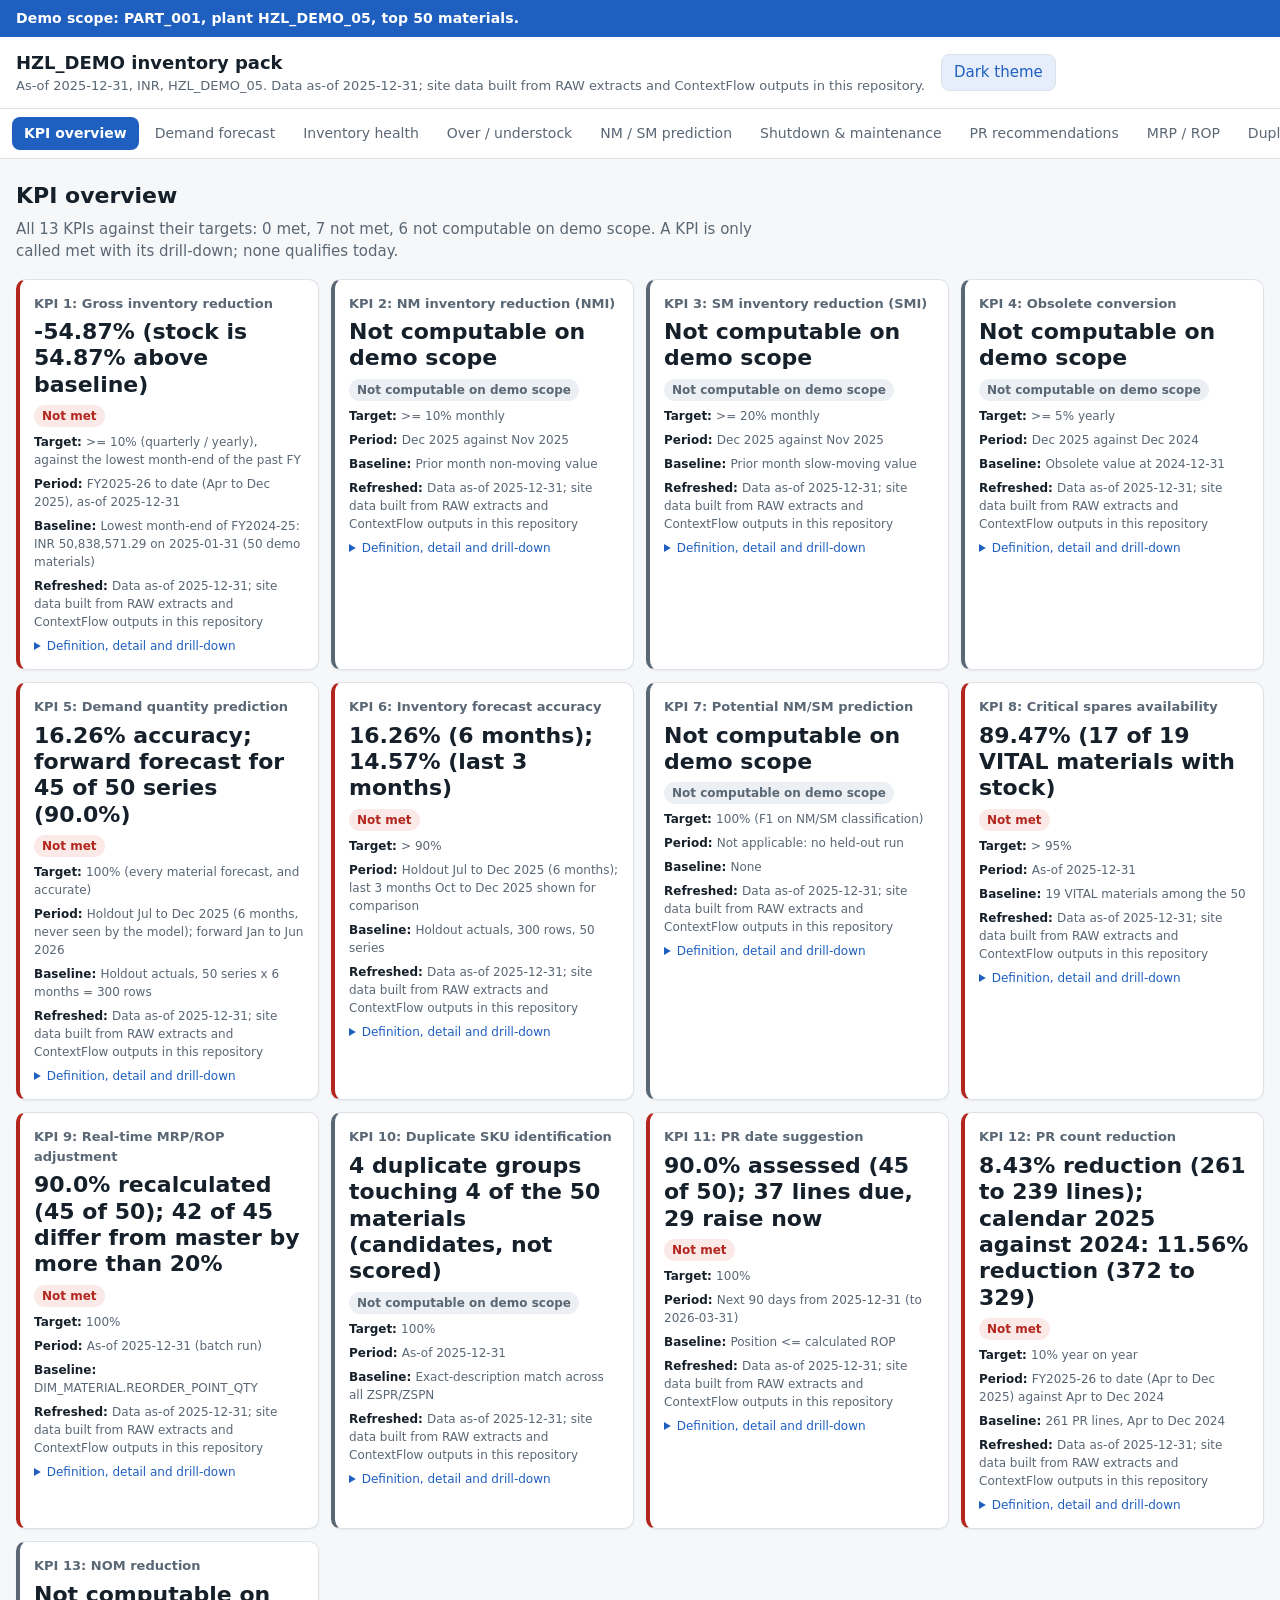
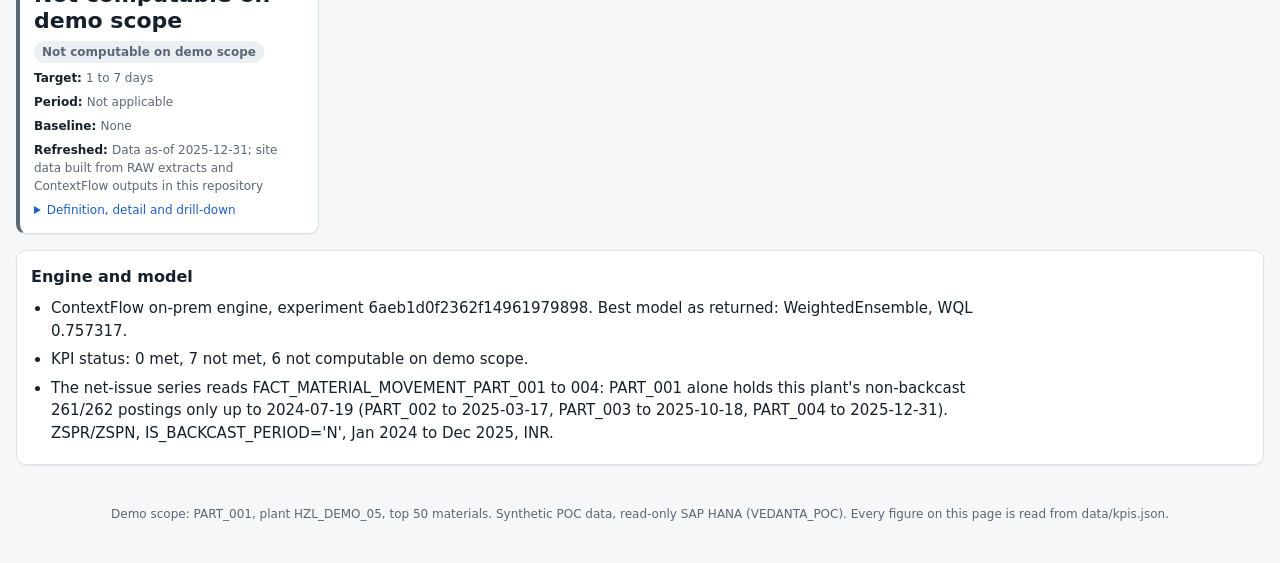
<file: dashboard/index.html>
<!doctype html>
<html lang="en" data-theme="light">
<head>
<meta charset="utf-8">
<meta name="viewport" content="width=device-width, initial-scale=1">
<meta name="color-scheme" content="light dark">
<title>KPI overview | HZL_DEMO inventory</title>
<link rel="icon" href="data:,">
<link rel="stylesheet" href="assets/style.css">
</head>
<body data-page="index">
<a class="skip" href="#app">Skip to content</a>
<div class="banner" id="banner" role="note">Demo scope: PART_001, plant HZL_DEMO_05, top 50 materials.</div>
<header class="top">
  <div><h1>HZL_DEMO inventory pack</h1><div class="sub" id="sub"></div></div>
  <button class="theme" id="theme" type="button" aria-label="Switch colour theme">Dark theme</button>
</header>
<nav class="menu" id="menu" aria-label="Sections"></nav>
<main id="app"><p class="intro">Loading...</p></main>
<footer id="foot"></footer>
<script src="assets/vendor/chart.umd.min.js"></script>
<script src="assets/app.js"></script>
</body>
</html>
</file>
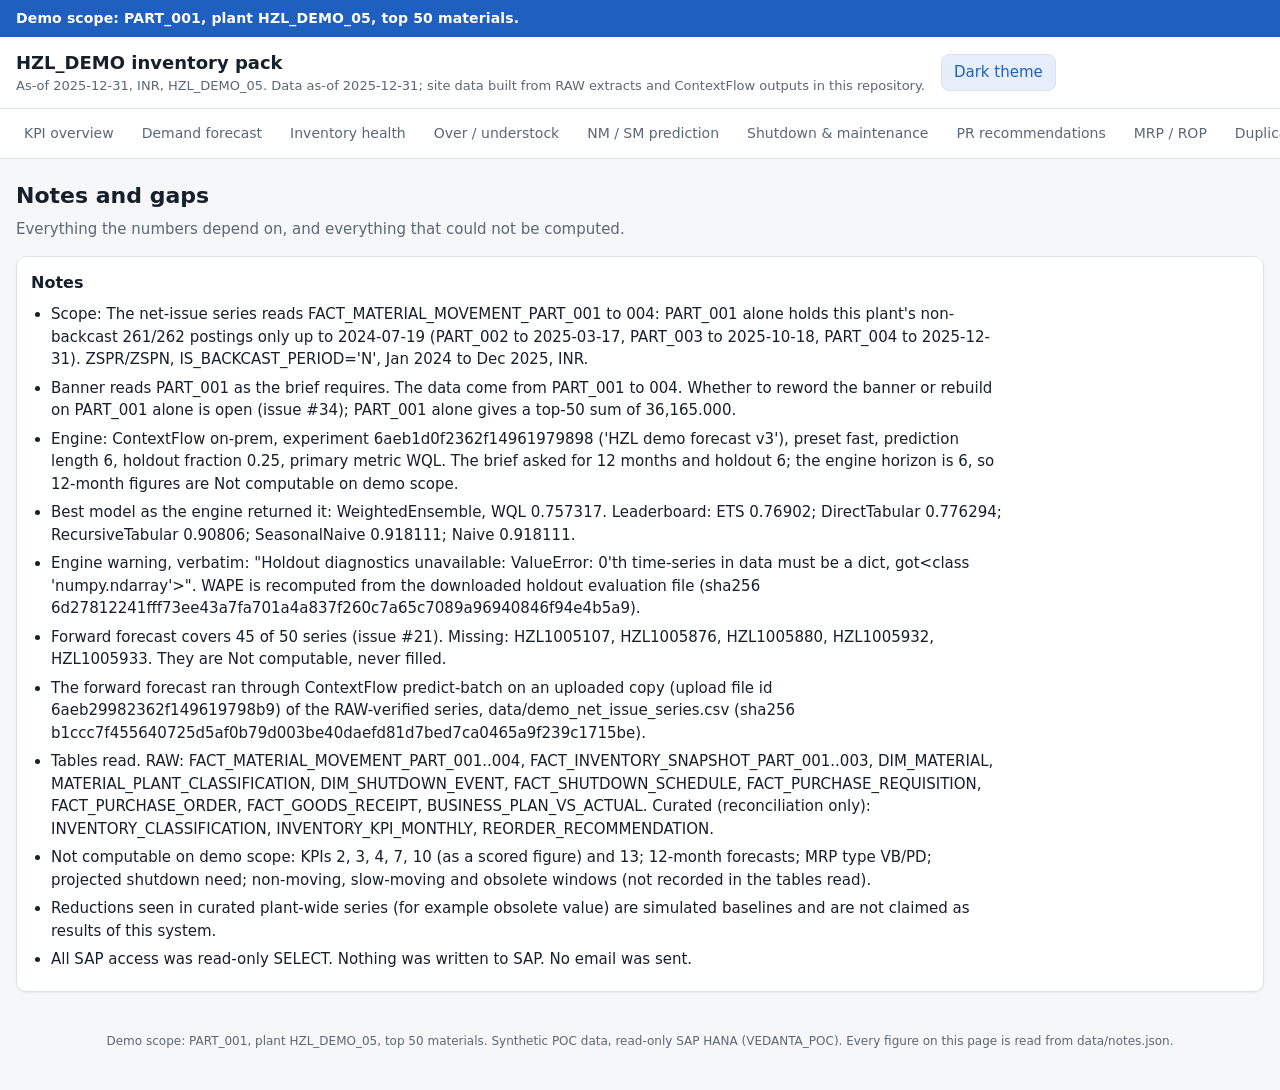
<file: dashboard/notes.html>
<!doctype html>
<html lang="en" data-theme="light">
<head>
<meta charset="utf-8">
<meta name="viewport" content="width=device-width, initial-scale=1">
<meta name="color-scheme" content="light dark">
<title>Notes | HZL_DEMO inventory</title>
<link rel="icon" href="data:,">
<link rel="stylesheet" href="assets/style.css">
</head>
<body data-page="notes">
<a class="skip" href="#app">Skip to content</a>
<div class="banner" id="banner" role="note">Demo scope: PART_001, plant HZL_DEMO_05, top 50 materials.</div>
<header class="top">
  <div><h1>HZL_DEMO inventory pack</h1><div class="sub" id="sub"></div></div>
  <button class="theme" id="theme" type="button" aria-label="Switch colour theme">Dark theme</button>
</header>
<nav class="menu" id="menu" aria-label="Sections"></nav>
<main id="app"><p class="intro">Loading...</p></main>
<footer id="foot"></footer>
<script src="assets/vendor/chart.umd.min.js"></script>
<script src="assets/app.js"></script>
</body>
</html>
</file>
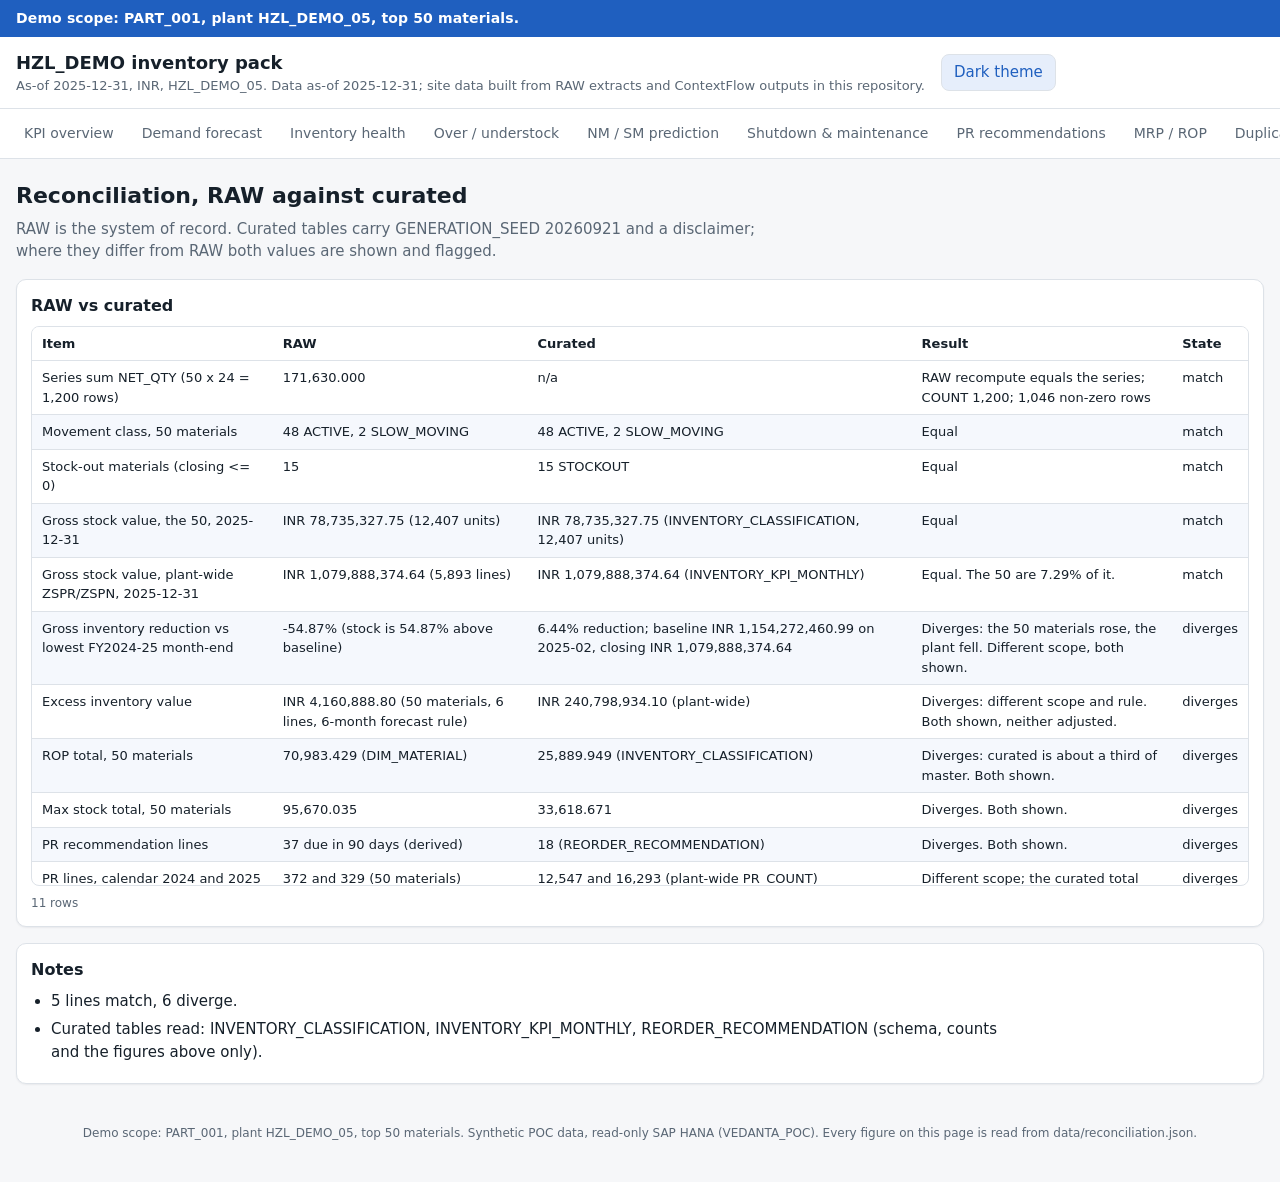
<file: dashboard/reconciliation.html>
<!doctype html>
<html lang="en" data-theme="light">
<head>
<meta charset="utf-8">
<meta name="viewport" content="width=device-width, initial-scale=1">
<meta name="color-scheme" content="light dark">
<title>Reconciliation | HZL_DEMO inventory</title>
<link rel="icon" href="data:,">
<link rel="stylesheet" href="assets/style.css">
</head>
<body data-page="reconciliation">
<a class="skip" href="#app">Skip to content</a>
<div class="banner" id="banner" role="note">Demo scope: PART_001, plant HZL_DEMO_05, top 50 materials.</div>
<header class="top">
  <div><h1>HZL_DEMO inventory pack</h1><div class="sub" id="sub"></div></div>
  <button class="theme" id="theme" type="button" aria-label="Switch colour theme">Dark theme</button>
</header>
<nav class="menu" id="menu" aria-label="Sections"></nav>
<main id="app"><p class="intro">Loading...</p></main>
<footer id="foot"></footer>
<script src="assets/vendor/chart.umd.min.js"></script>
<script src="assets/app.js"></script>
</body>
</html>
</file>
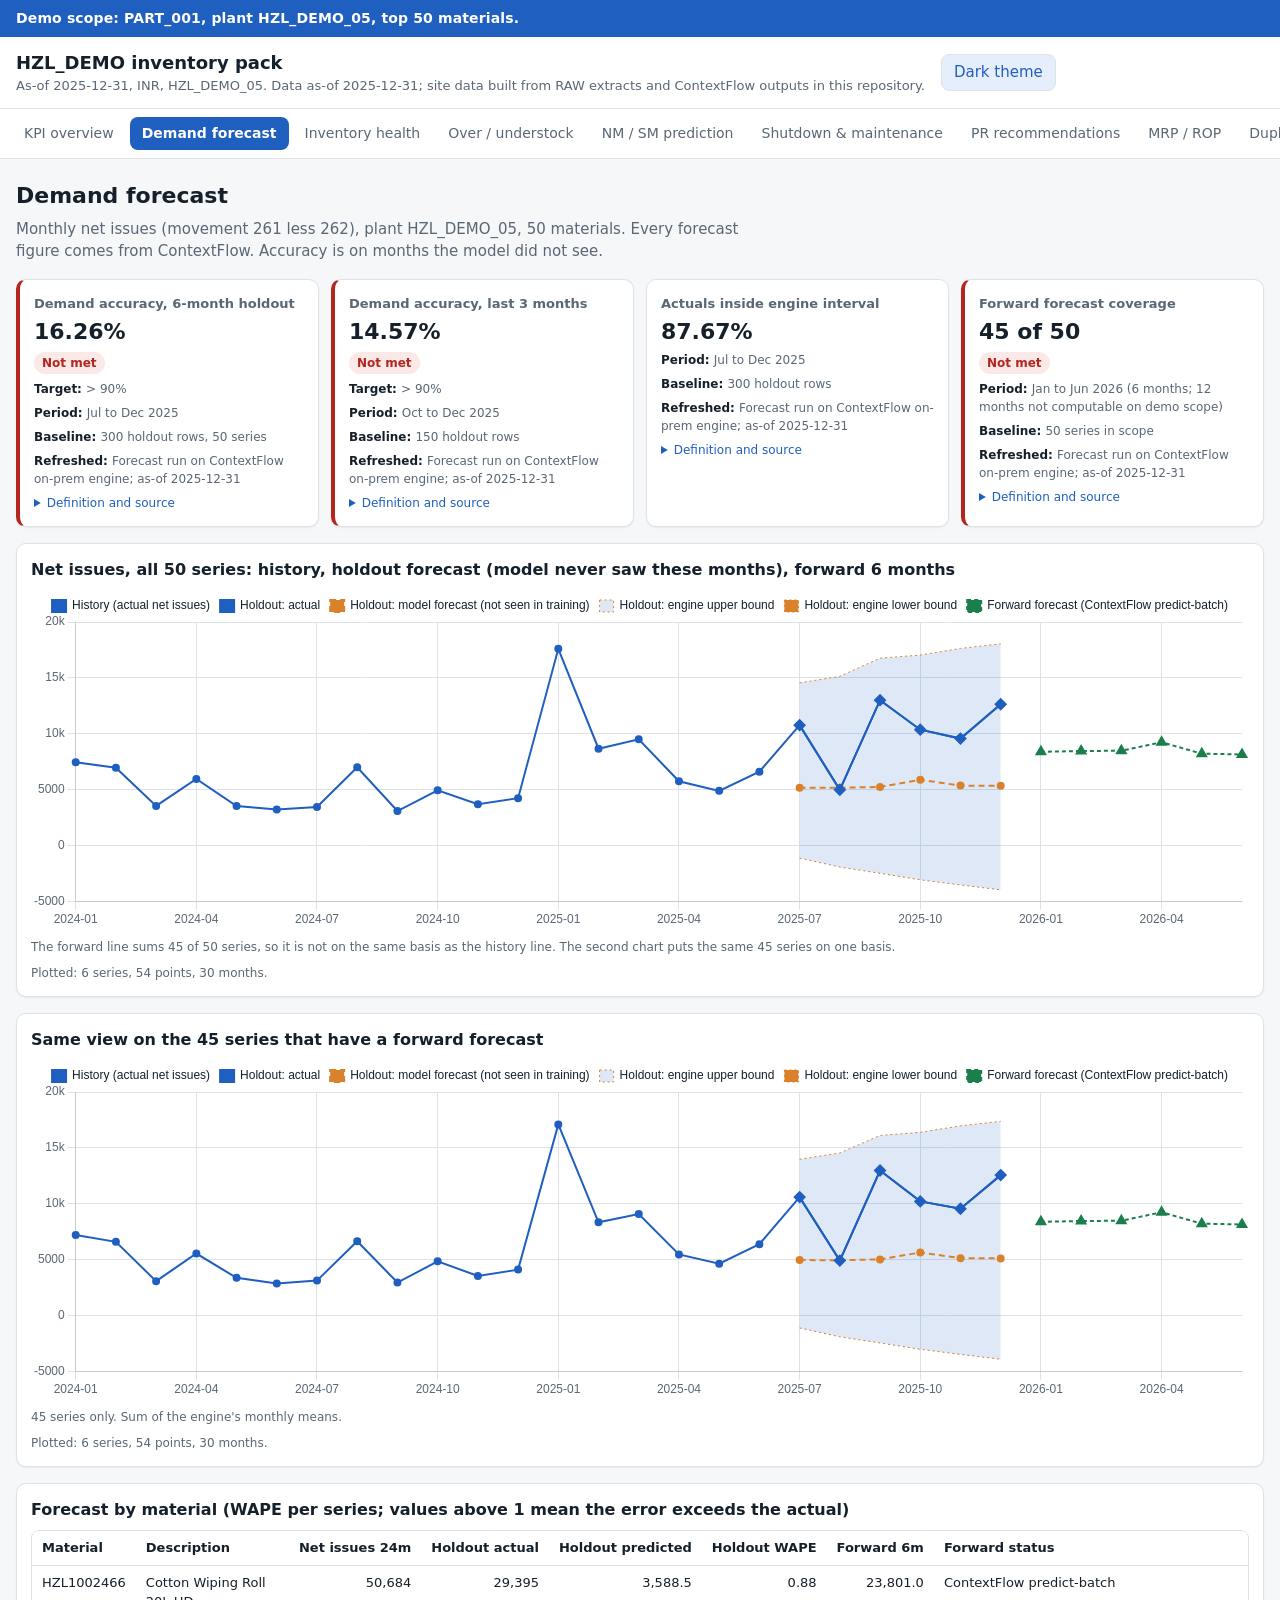
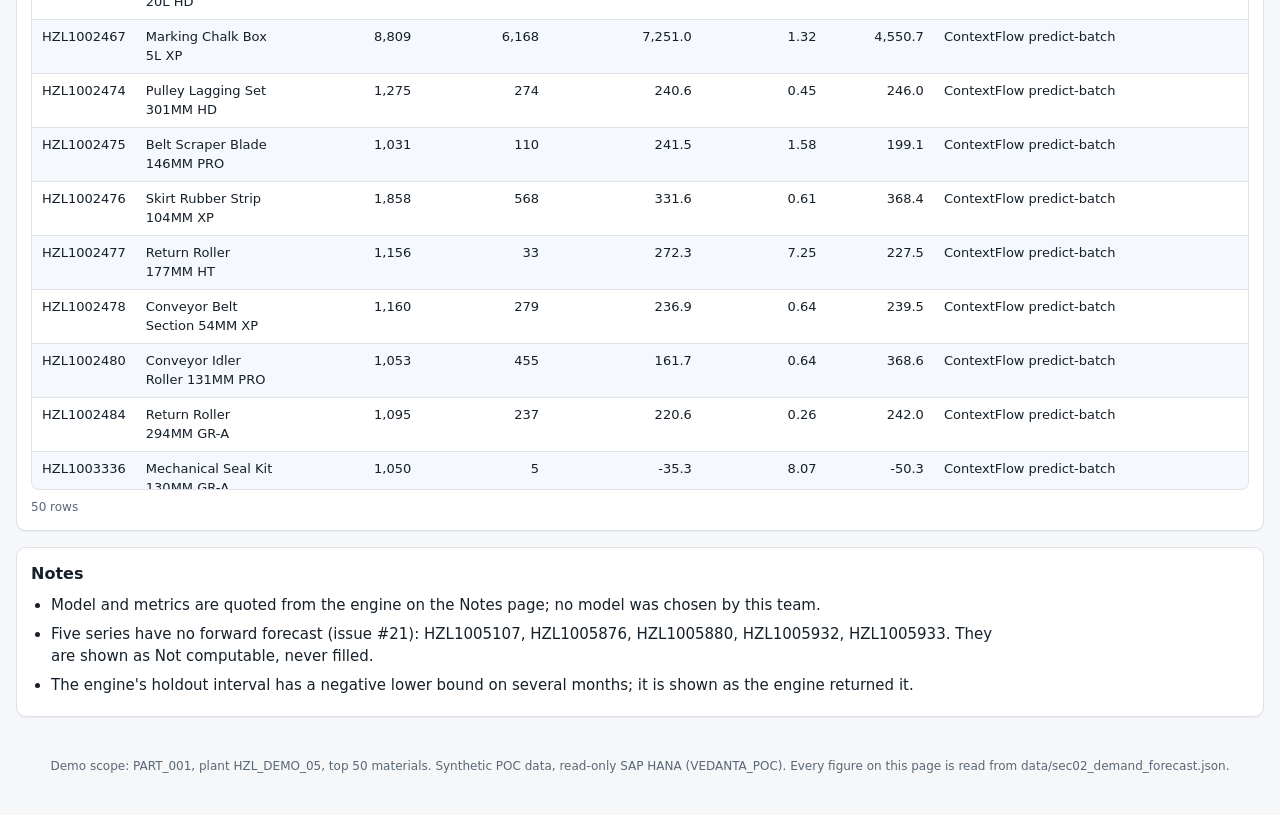
<file: dashboard/sec02_demand_forecast.html>
<!doctype html>
<html lang="en" data-theme="light">
<head>
<meta charset="utf-8">
<meta name="viewport" content="width=device-width, initial-scale=1">
<meta name="color-scheme" content="light dark">
<title>Demand forecast | HZL_DEMO inventory</title>
<link rel="icon" href="data:,">
<link rel="stylesheet" href="assets/style.css">
</head>
<body data-page="sec02_demand_forecast">
<a class="skip" href="#app">Skip to content</a>
<div class="banner" id="banner" role="note">Demo scope: PART_001, plant HZL_DEMO_05, top 50 materials.</div>
<header class="top">
  <div><h1>HZL_DEMO inventory pack</h1><div class="sub" id="sub"></div></div>
  <button class="theme" id="theme" type="button" aria-label="Switch colour theme">Dark theme</button>
</header>
<nav class="menu" id="menu" aria-label="Sections"></nav>
<main id="app"><p class="intro">Loading...</p></main>
<footer id="foot"></footer>
<script src="assets/vendor/chart.umd.min.js"></script>
<script src="assets/app.js"></script>
</body>
</html>
</file>
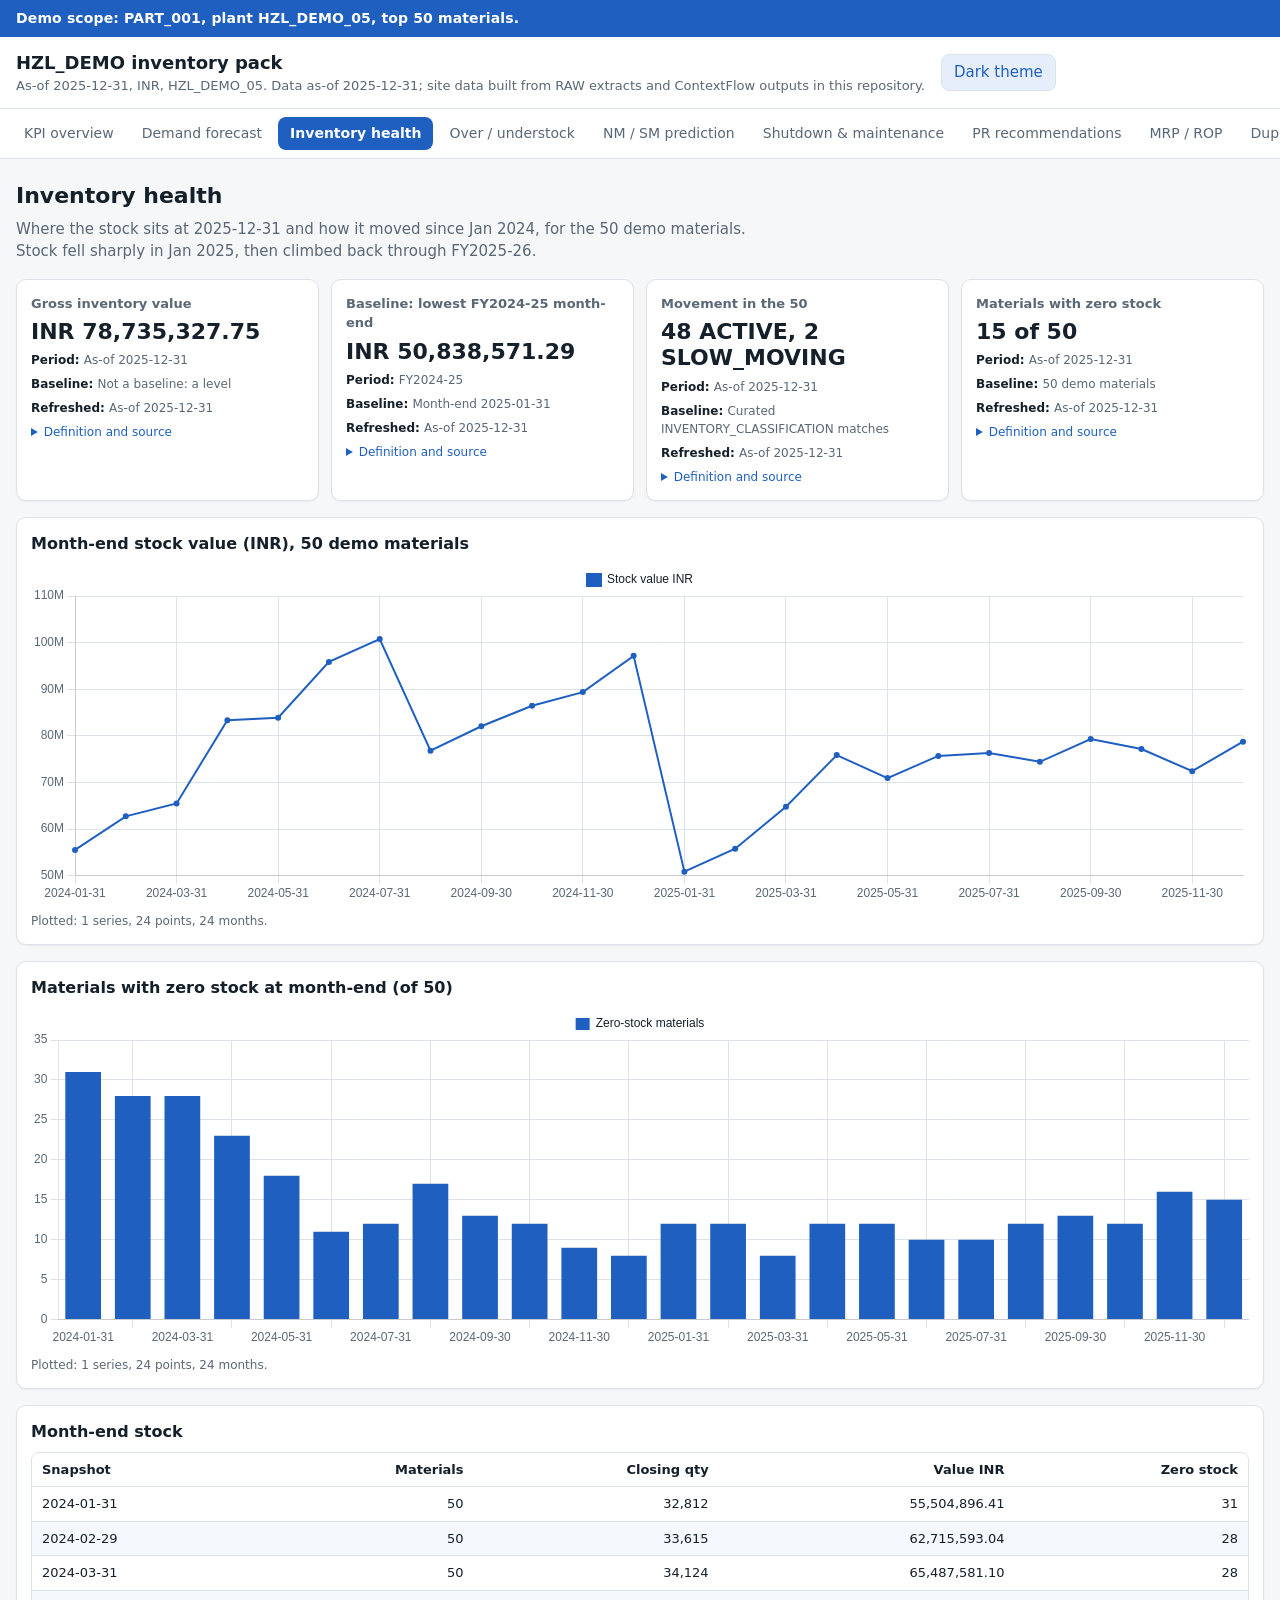
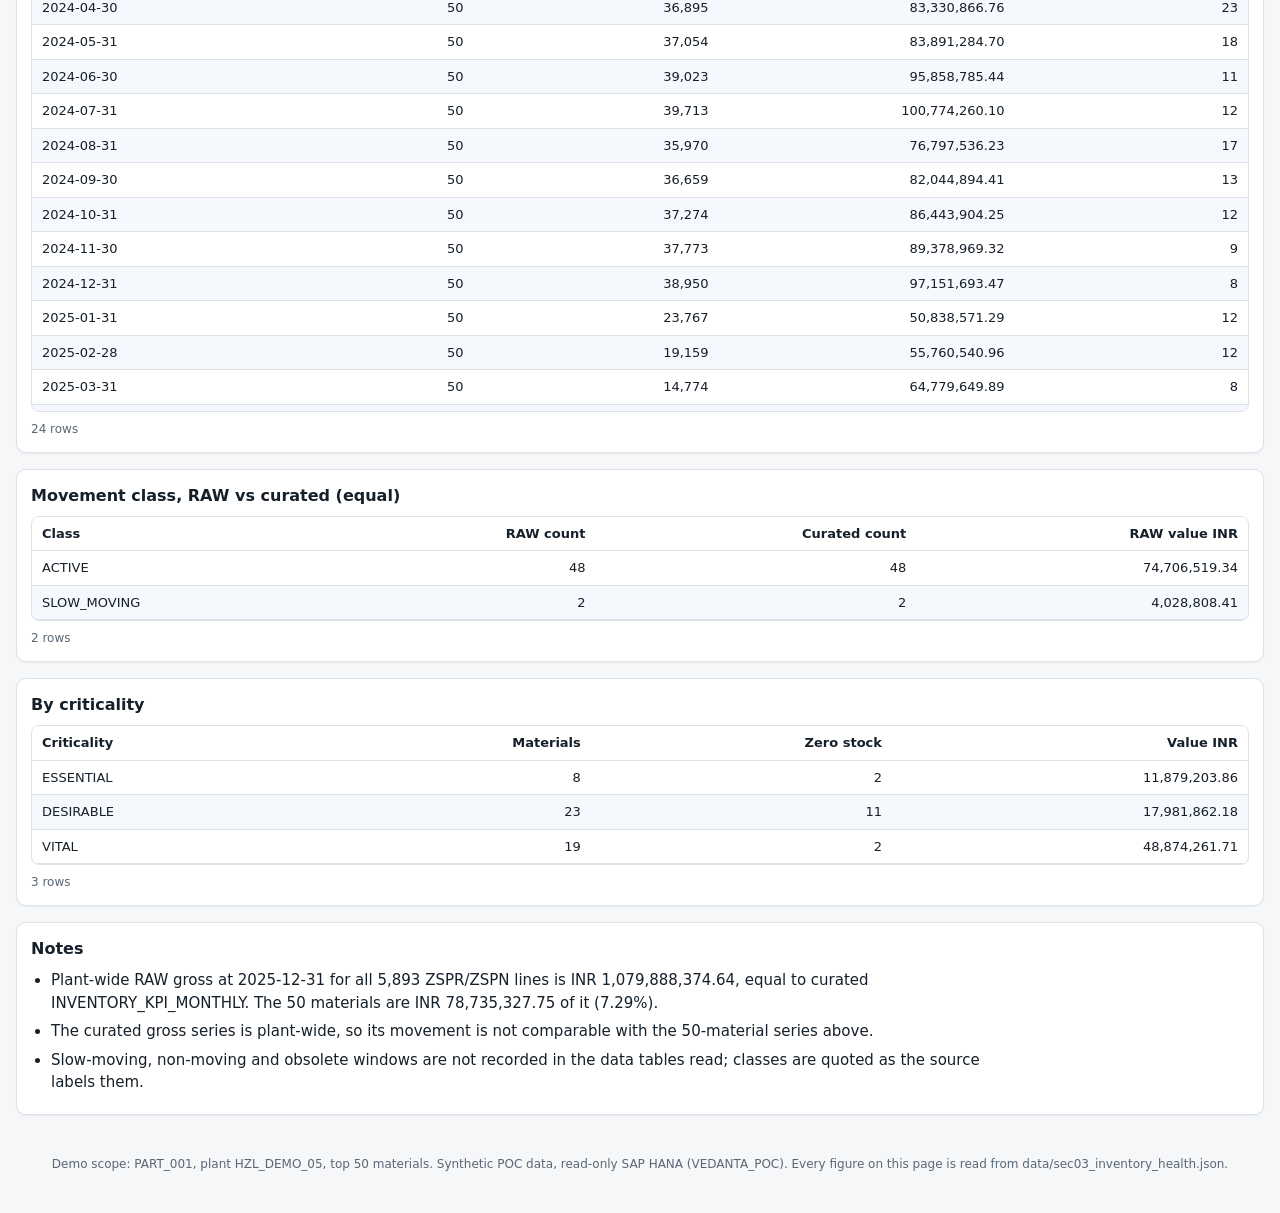
<file: dashboard/sec03_inventory_health.html>
<!doctype html>
<html lang="en" data-theme="light">
<head>
<meta charset="utf-8">
<meta name="viewport" content="width=device-width, initial-scale=1">
<meta name="color-scheme" content="light dark">
<title>Inventory health | HZL_DEMO inventory</title>
<link rel="icon" href="data:,">
<link rel="stylesheet" href="assets/style.css">
</head>
<body data-page="sec03_inventory_health">
<a class="skip" href="#app">Skip to content</a>
<div class="banner" id="banner" role="note">Demo scope: PART_001, plant HZL_DEMO_05, top 50 materials.</div>
<header class="top">
  <div><h1>HZL_DEMO inventory pack</h1><div class="sub" id="sub"></div></div>
  <button class="theme" id="theme" type="button" aria-label="Switch colour theme">Dark theme</button>
</header>
<nav class="menu" id="menu" aria-label="Sections"></nav>
<main id="app"><p class="intro">Loading...</p></main>
<footer id="foot"></footer>
<script src="assets/vendor/chart.umd.min.js"></script>
<script src="assets/app.js"></script>
</body>
</html>
</file>
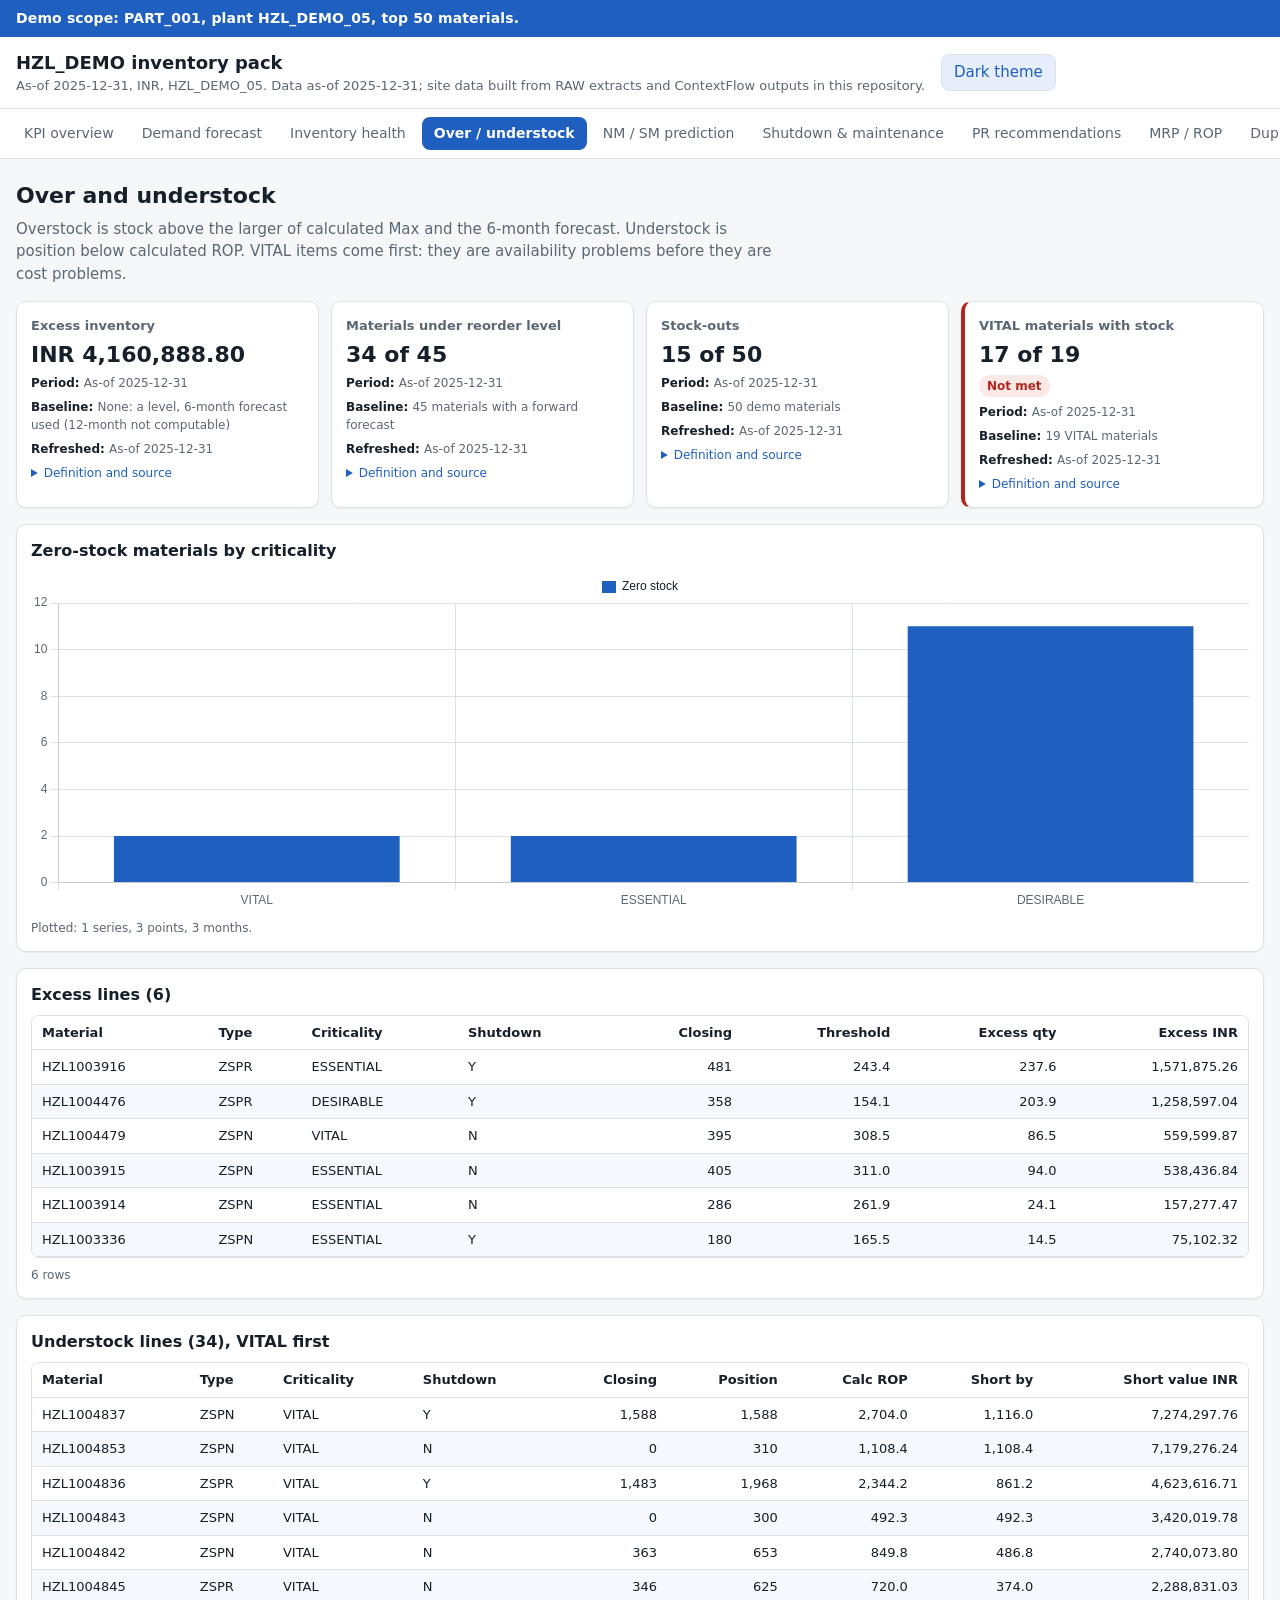
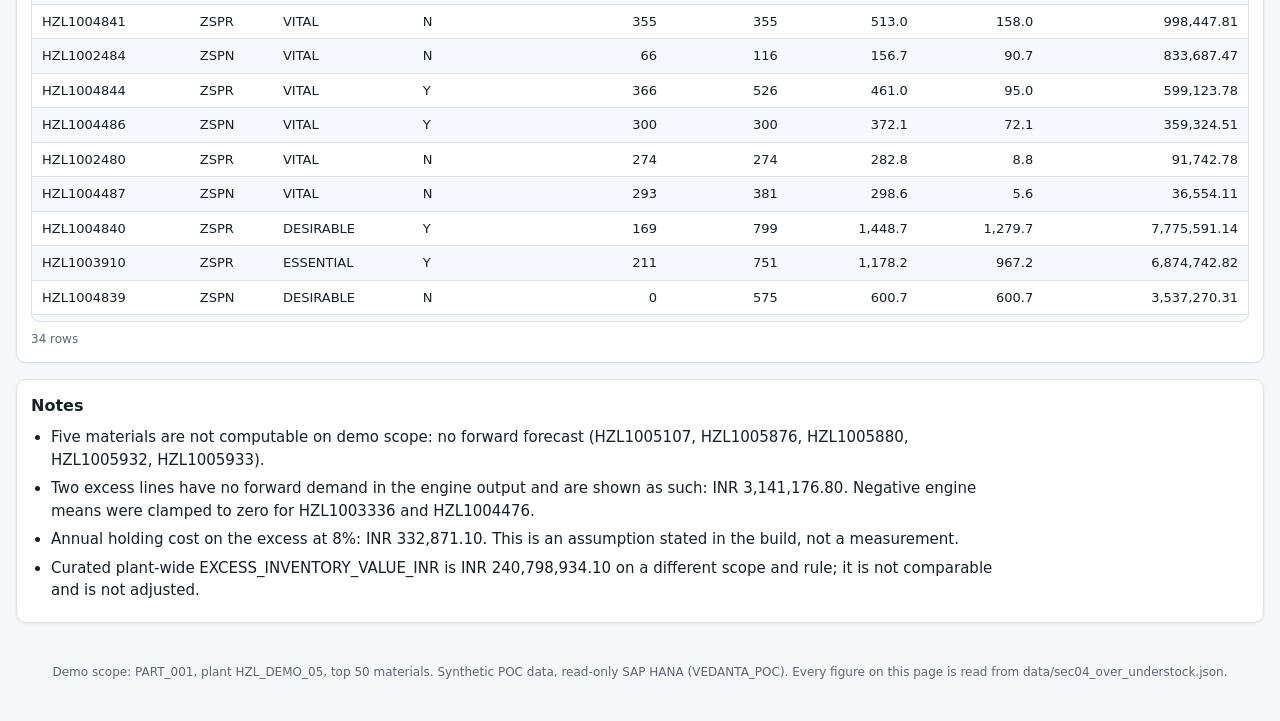
<file: dashboard/sec04_over_understock.html>
<!doctype html>
<html lang="en" data-theme="light">
<head>
<meta charset="utf-8">
<meta name="viewport" content="width=device-width, initial-scale=1">
<meta name="color-scheme" content="light dark">
<title>Over / understock | HZL_DEMO inventory</title>
<link rel="icon" href="data:,">
<link rel="stylesheet" href="assets/style.css">
</head>
<body data-page="sec04_over_understock">
<a class="skip" href="#app">Skip to content</a>
<div class="banner" id="banner" role="note">Demo scope: PART_001, plant HZL_DEMO_05, top 50 materials.</div>
<header class="top">
  <div><h1>HZL_DEMO inventory pack</h1><div class="sub" id="sub"></div></div>
  <button class="theme" id="theme" type="button" aria-label="Switch colour theme">Dark theme</button>
</header>
<nav class="menu" id="menu" aria-label="Sections"></nav>
<main id="app"><p class="intro">Loading...</p></main>
<footer id="foot"></footer>
<script src="assets/vendor/chart.umd.min.js"></script>
<script src="assets/app.js"></script>
</body>
</html>
</file>
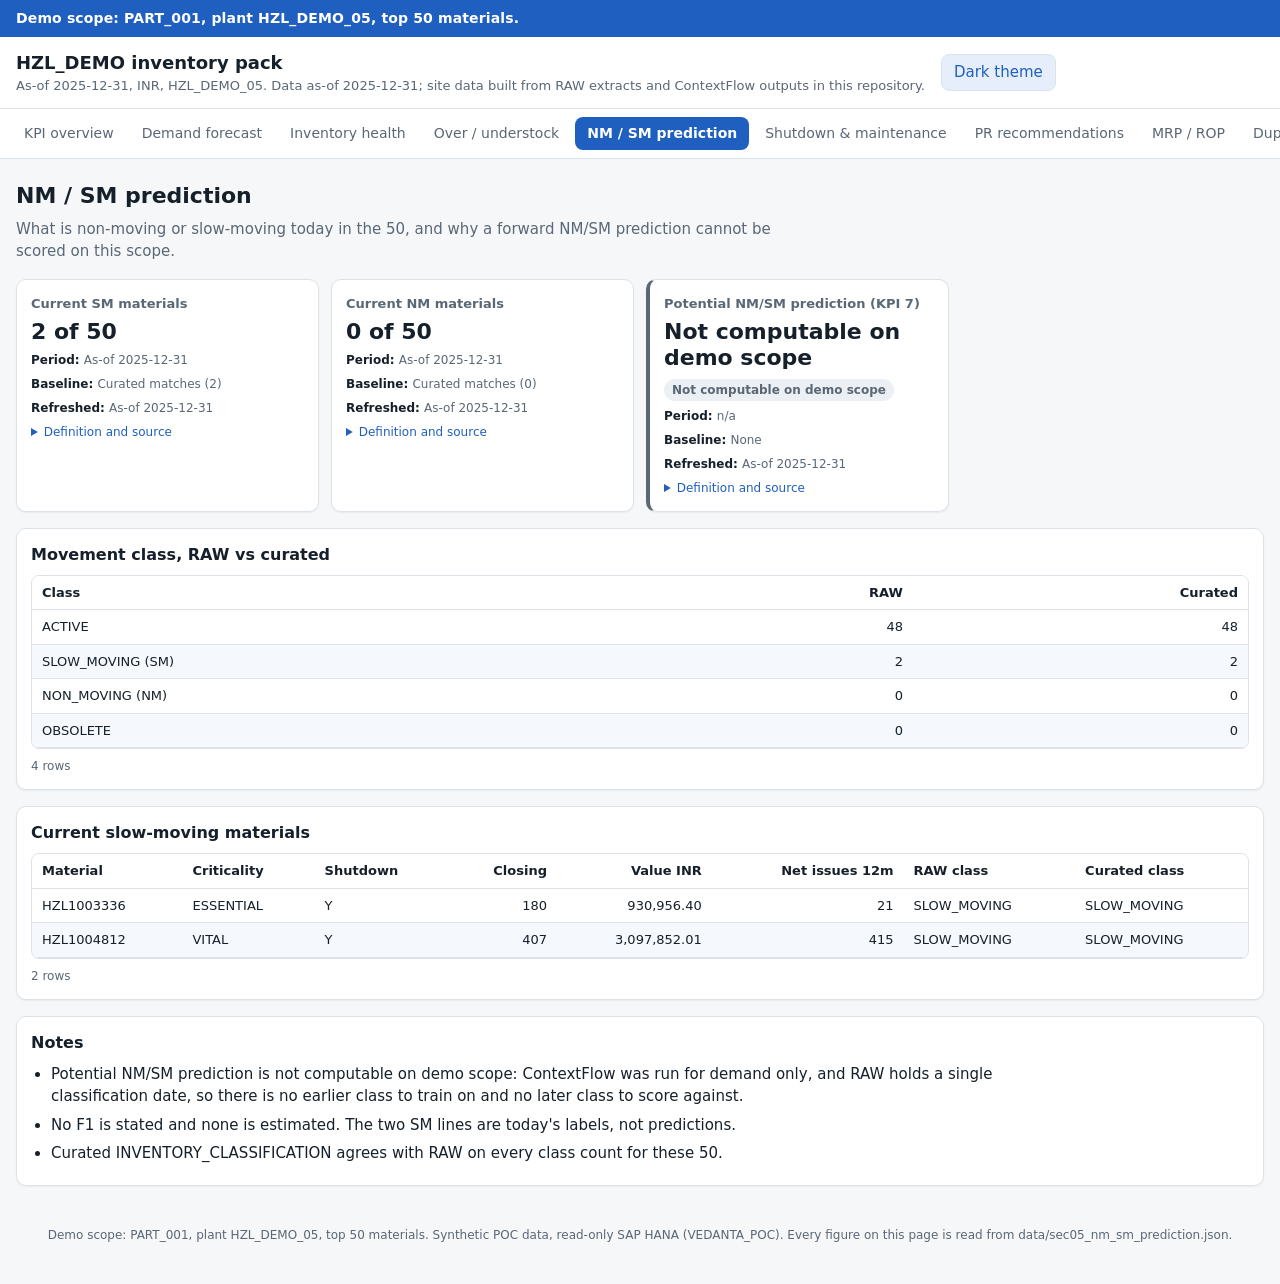
<file: dashboard/sec05_nm_sm_prediction.html>
<!doctype html>
<html lang="en" data-theme="light">
<head>
<meta charset="utf-8">
<meta name="viewport" content="width=device-width, initial-scale=1">
<meta name="color-scheme" content="light dark">
<title>NM / SM prediction | HZL_DEMO inventory</title>
<link rel="icon" href="data:,">
<link rel="stylesheet" href="assets/style.css">
</head>
<body data-page="sec05_nm_sm_prediction">
<a class="skip" href="#app">Skip to content</a>
<div class="banner" id="banner" role="note">Demo scope: PART_001, plant HZL_DEMO_05, top 50 materials.</div>
<header class="top">
  <div><h1>HZL_DEMO inventory pack</h1><div class="sub" id="sub"></div></div>
  <button class="theme" id="theme" type="button" aria-label="Switch colour theme">Dark theme</button>
</header>
<nav class="menu" id="menu" aria-label="Sections"></nav>
<main id="app"><p class="intro">Loading...</p></main>
<footer id="foot"></footer>
<script src="assets/vendor/chart.umd.min.js"></script>
<script src="assets/app.js"></script>
</body>
</html>
</file>
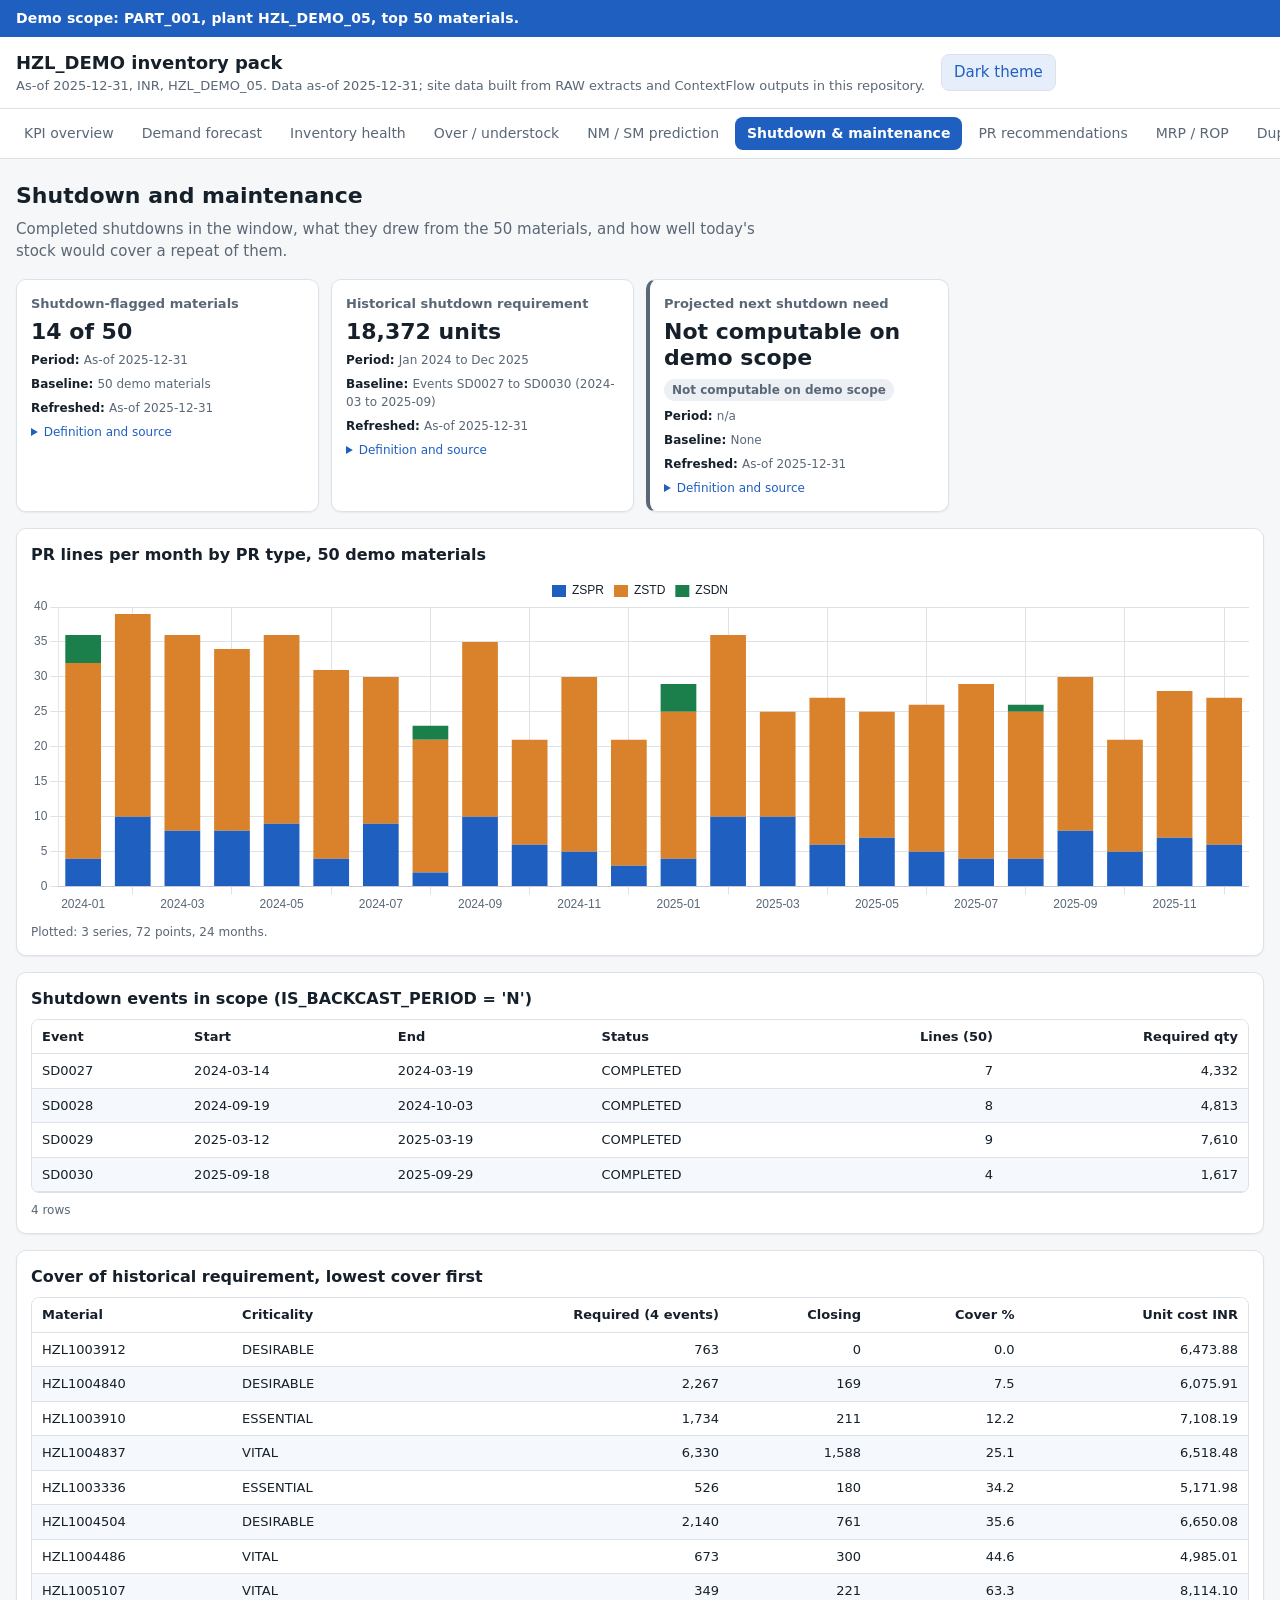
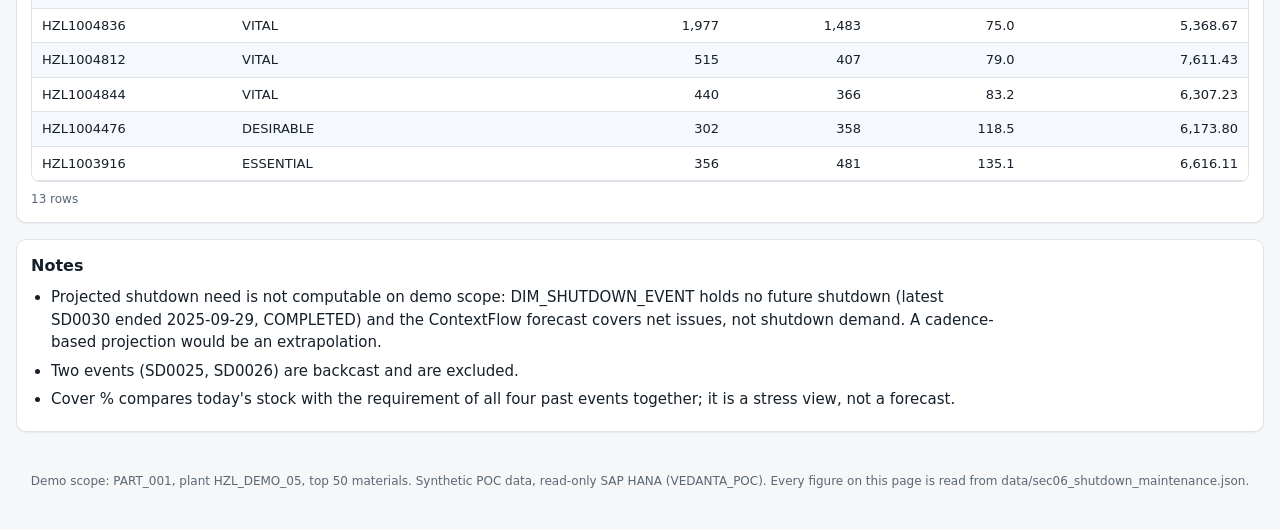
<file: dashboard/sec06_shutdown_maintenance.html>
<!doctype html>
<html lang="en" data-theme="light">
<head>
<meta charset="utf-8">
<meta name="viewport" content="width=device-width, initial-scale=1">
<meta name="color-scheme" content="light dark">
<title>Shutdown & maintenance | HZL_DEMO inventory</title>
<link rel="icon" href="data:,">
<link rel="stylesheet" href="assets/style.css">
</head>
<body data-page="sec06_shutdown_maintenance">
<a class="skip" href="#app">Skip to content</a>
<div class="banner" id="banner" role="note">Demo scope: PART_001, plant HZL_DEMO_05, top 50 materials.</div>
<header class="top">
  <div><h1>HZL_DEMO inventory pack</h1><div class="sub" id="sub"></div></div>
  <button class="theme" id="theme" type="button" aria-label="Switch colour theme">Dark theme</button>
</header>
<nav class="menu" id="menu" aria-label="Sections"></nav>
<main id="app"><p class="intro">Loading...</p></main>
<footer id="foot"></footer>
<script src="assets/vendor/chart.umd.min.js"></script>
<script src="assets/app.js"></script>
</body>
</html>
</file>
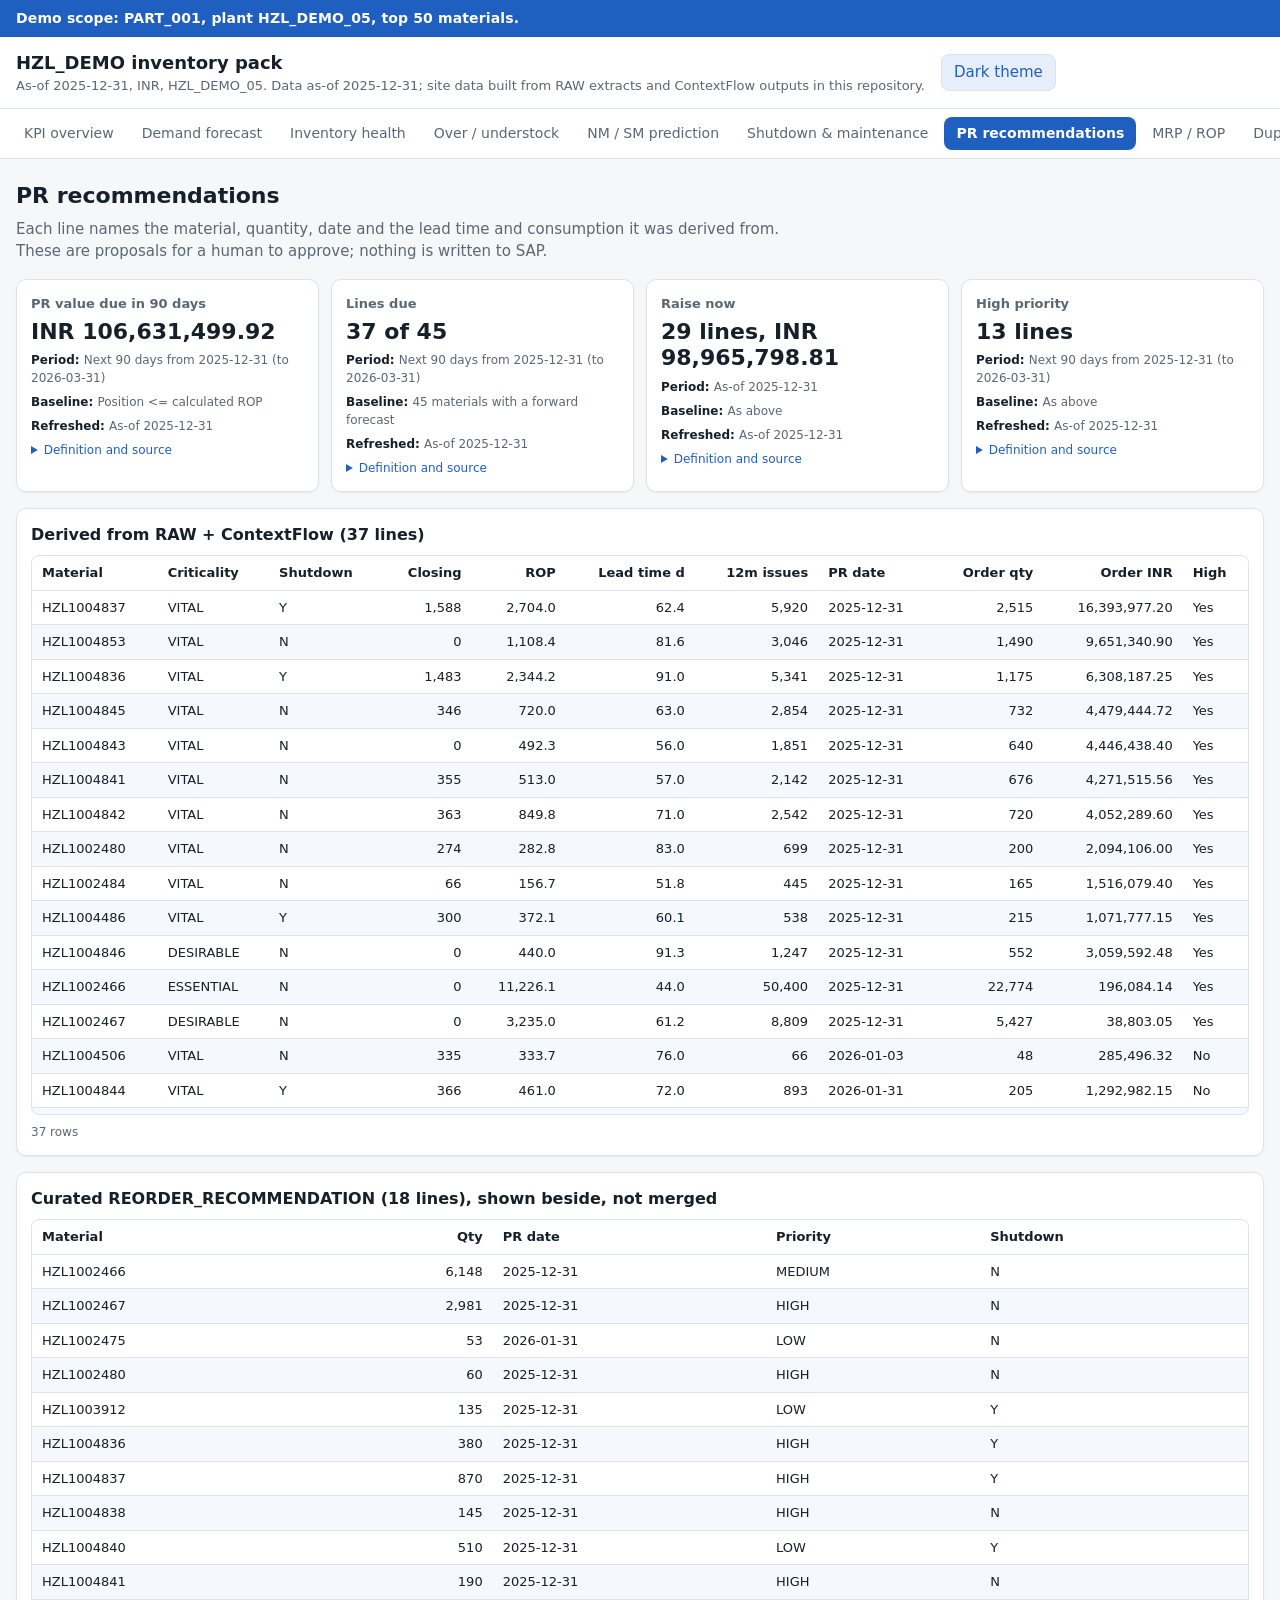
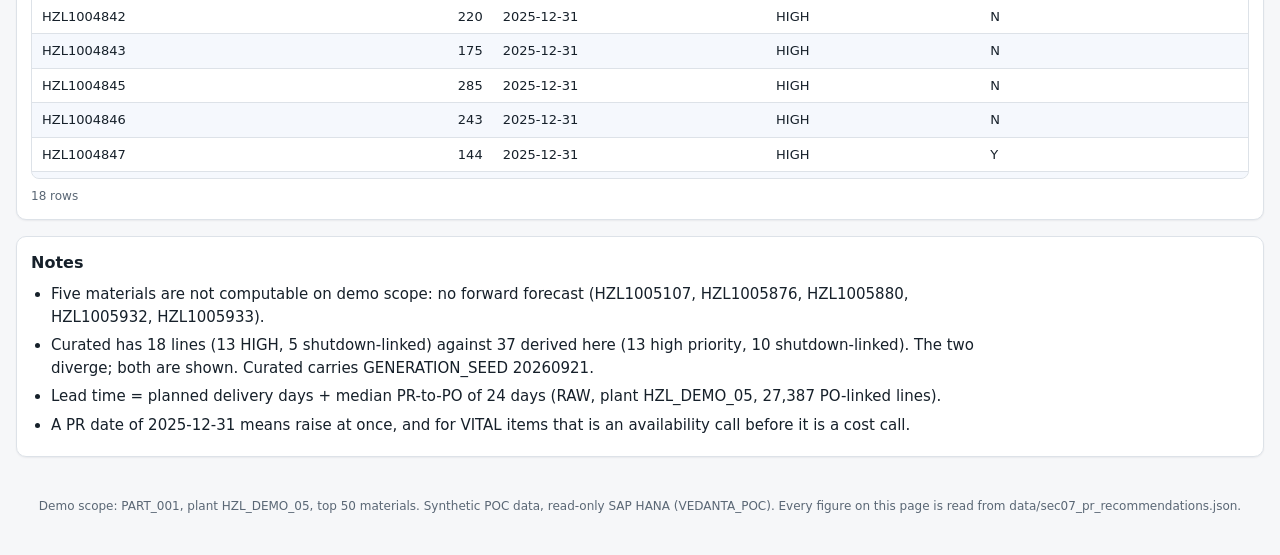
<file: dashboard/sec07_pr_recommendations.html>
<!doctype html>
<html lang="en" data-theme="light">
<head>
<meta charset="utf-8">
<meta name="viewport" content="width=device-width, initial-scale=1">
<meta name="color-scheme" content="light dark">
<title>PR recommendations | HZL_DEMO inventory</title>
<link rel="icon" href="data:,">
<link rel="stylesheet" href="assets/style.css">
</head>
<body data-page="sec07_pr_recommendations">
<a class="skip" href="#app">Skip to content</a>
<div class="banner" id="banner" role="note">Demo scope: PART_001, plant HZL_DEMO_05, top 50 materials.</div>
<header class="top">
  <div><h1>HZL_DEMO inventory pack</h1><div class="sub" id="sub"></div></div>
  <button class="theme" id="theme" type="button" aria-label="Switch colour theme">Dark theme</button>
</header>
<nav class="menu" id="menu" aria-label="Sections"></nav>
<main id="app"><p class="intro">Loading...</p></main>
<footer id="foot"></footer>
<script src="assets/vendor/chart.umd.min.js"></script>
<script src="assets/app.js"></script>
</body>
</html>
</file>
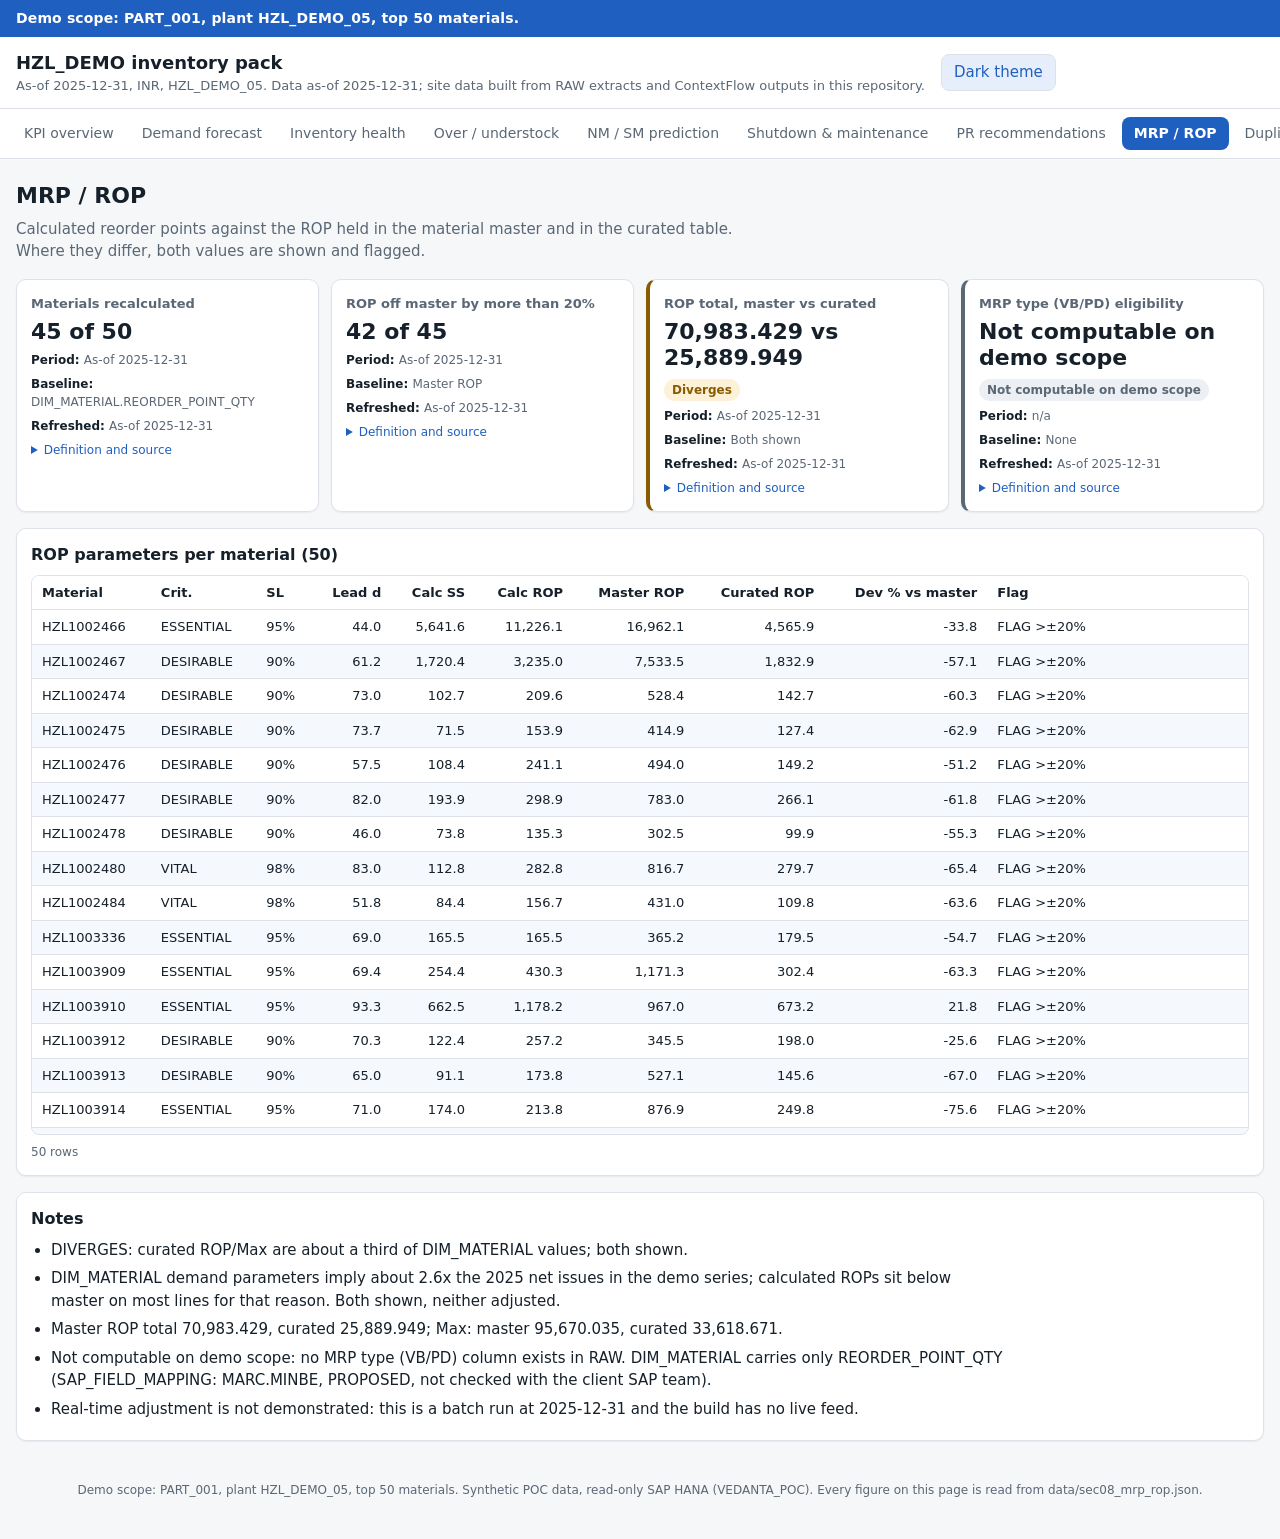
<file: dashboard/sec08_mrp_rop.html>
<!doctype html>
<html lang="en" data-theme="light">
<head>
<meta charset="utf-8">
<meta name="viewport" content="width=device-width, initial-scale=1">
<meta name="color-scheme" content="light dark">
<title>MRP / ROP | HZL_DEMO inventory</title>
<link rel="icon" href="data:,">
<link rel="stylesheet" href="assets/style.css">
</head>
<body data-page="sec08_mrp_rop">
<a class="skip" href="#app">Skip to content</a>
<div class="banner" id="banner" role="note">Demo scope: PART_001, plant HZL_DEMO_05, top 50 materials.</div>
<header class="top">
  <div><h1>HZL_DEMO inventory pack</h1><div class="sub" id="sub"></div></div>
  <button class="theme" id="theme" type="button" aria-label="Switch colour theme">Dark theme</button>
</header>
<nav class="menu" id="menu" aria-label="Sections"></nav>
<main id="app"><p class="intro">Loading...</p></main>
<footer id="foot"></footer>
<script src="assets/vendor/chart.umd.min.js"></script>
<script src="assets/app.js"></script>
</body>
</html>
</file>
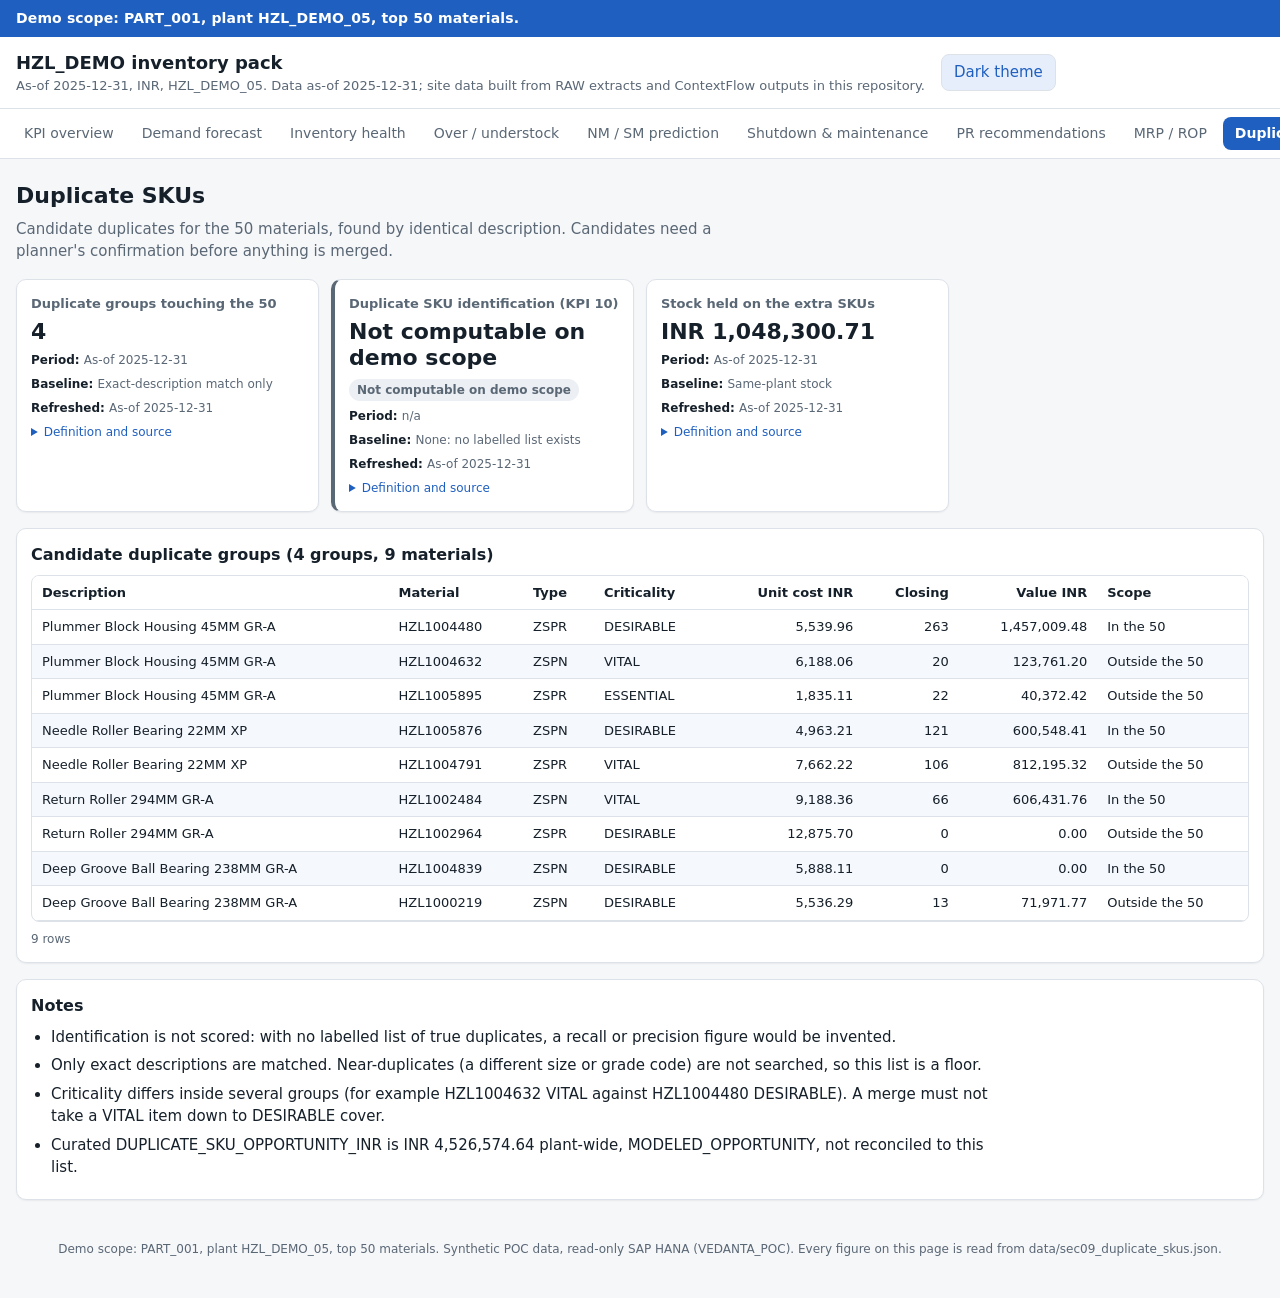
<file: dashboard/sec09_duplicate_skus.html>
<!doctype html>
<html lang="en" data-theme="light">
<head>
<meta charset="utf-8">
<meta name="viewport" content="width=device-width, initial-scale=1">
<meta name="color-scheme" content="light dark">
<title>Duplicate SKUs | HZL_DEMO inventory</title>
<link rel="icon" href="data:,">
<link rel="stylesheet" href="assets/style.css">
</head>
<body data-page="sec09_duplicate_skus">
<a class="skip" href="#app">Skip to content</a>
<div class="banner" id="banner" role="note">Demo scope: PART_001, plant HZL_DEMO_05, top 50 materials.</div>
<header class="top">
  <div><h1>HZL_DEMO inventory pack</h1><div class="sub" id="sub"></div></div>
  <button class="theme" id="theme" type="button" aria-label="Switch colour theme">Dark theme</button>
</header>
<nav class="menu" id="menu" aria-label="Sections"></nav>
<main id="app"><p class="intro">Loading...</p></main>
<footer id="foot"></footer>
<script src="assets/vendor/chart.umd.min.js"></script>
<script src="assets/app.js"></script>
</body>
</html>
</file>
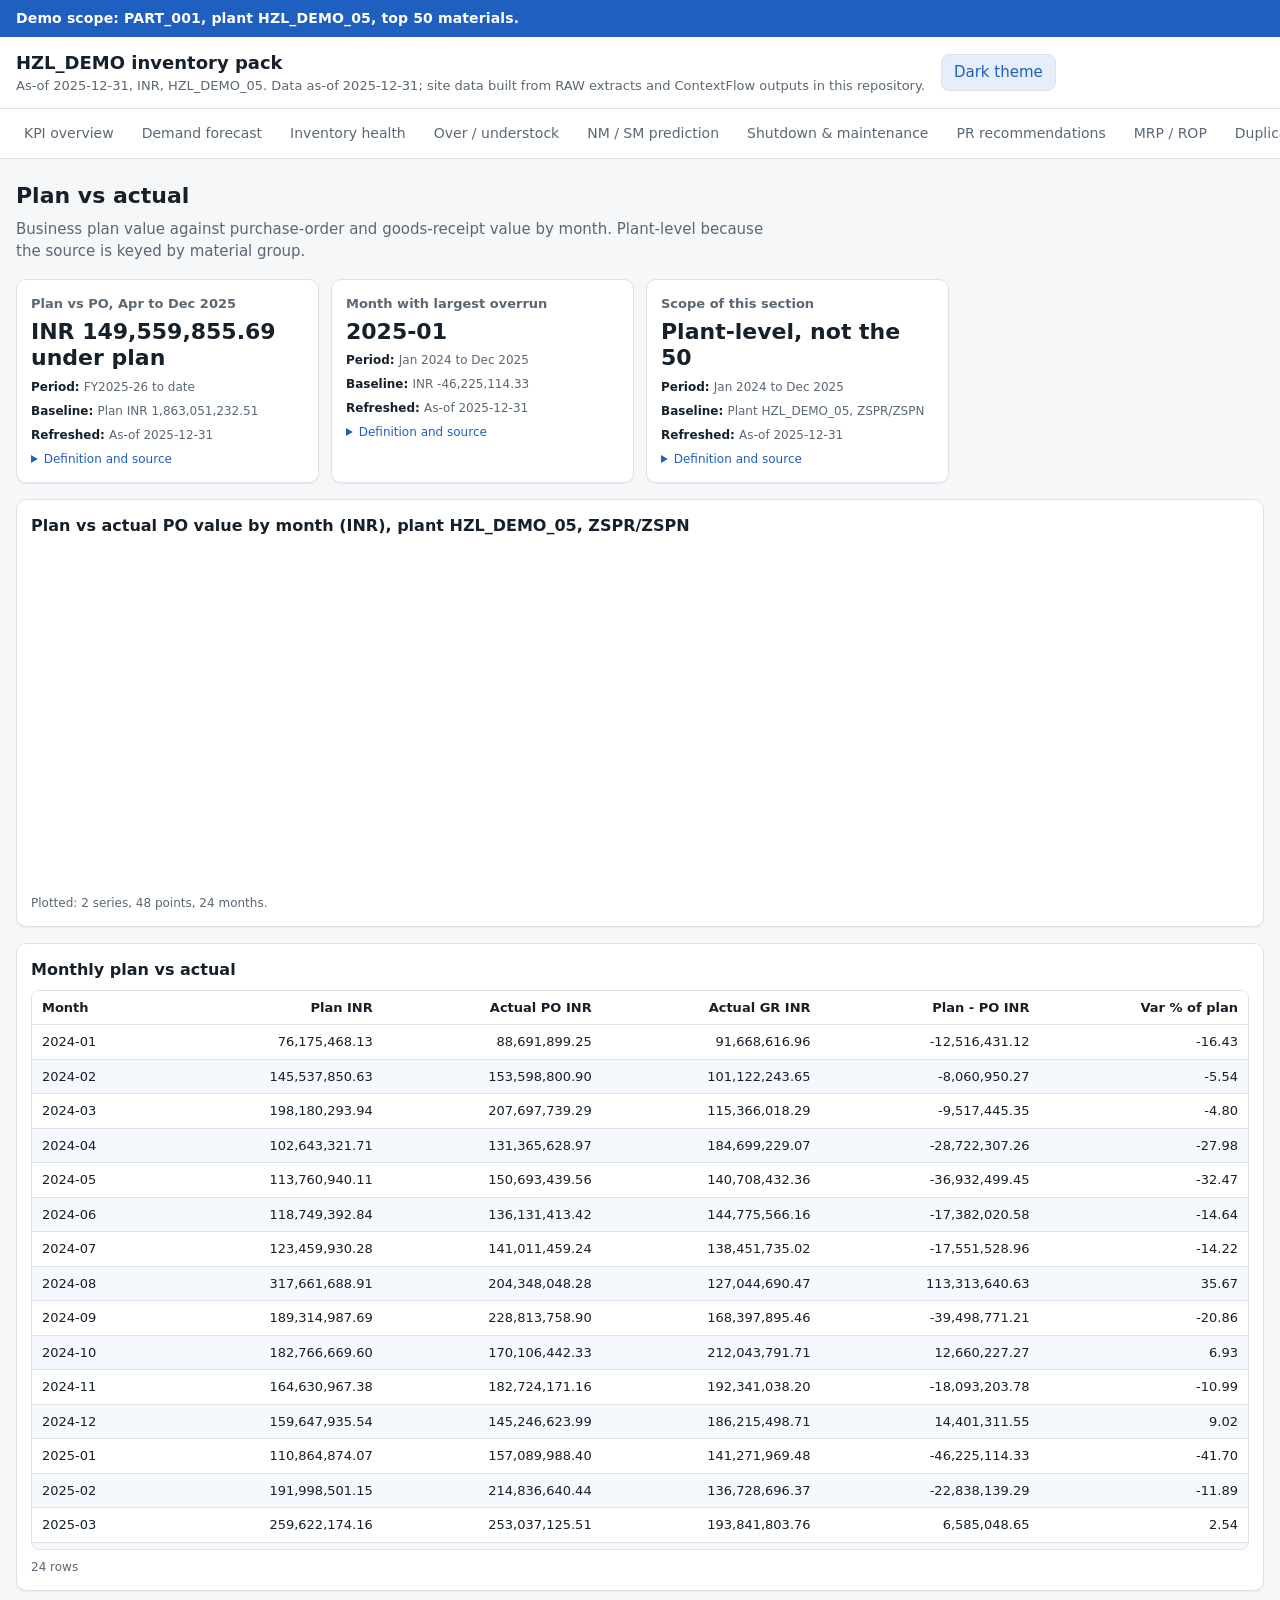
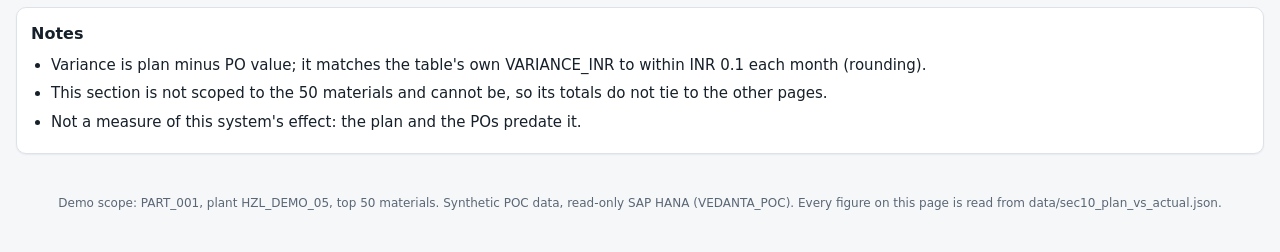
<file: dashboard/sec10_plan_vs_actual.html>
<!doctype html>
<html lang="en" data-theme="light">
<head>
<meta charset="utf-8">
<meta name="viewport" content="width=device-width, initial-scale=1">
<meta name="color-scheme" content="light dark">
<title>Plan vs actual | HZL_DEMO inventory</title>
<link rel="icon" href="data:,">
<link rel="stylesheet" href="assets/style.css">
</head>
<body data-page="sec10_plan_vs_actual">
<a class="skip" href="#app">Skip to content</a>
<div class="banner" id="banner" role="note">Demo scope: PART_001, plant HZL_DEMO_05, top 50 materials.</div>
<header class="top">
  <div><h1>HZL_DEMO inventory pack</h1><div class="sub" id="sub"></div></div>
  <button class="theme" id="theme" type="button" aria-label="Switch colour theme">Dark theme</button>
</header>
<nav class="menu" id="menu" aria-label="Sections"></nav>
<main id="app"><p class="intro">Loading...</p></main>
<footer id="foot"></footer>
<script src="assets/vendor/chart.umd.min.js"></script>
<script src="assets/app.js"></script>
</body>
</html>
</file>
<file: dashboard/assets/style.css>
:root {
  --bg: #f6f7f9; --surface: #ffffff; --text: #16202a; --muted: #5a6775; --line: #dde2e8;
  --accent: #1f5fbf; --accent-soft: #e6eefb;
  --ok: #1a7f4b; --ok-bg: #e3f4ea; --bad: #b3261e; --bad-bg: #fbe9e7; --na: #5a6775; --na-bg: #eceff3; --warn: #8a5a00; --warn-bg: #fdf1d8;
  --c1: #1f5fbf; --c2: #d9822b; --c3: #1a7f4b; --c4: #8e44ad; --band: rgba(31, 95, 191, .14);
  --radius: 10px; --shadow: 0 1px 2px rgba(15, 25, 35, .06);
}
:root[data-theme="dark"] {
  --bg: #0f1419; --surface: #171e26; --text: #e6ebf0; --muted: #9aa8b6; --line: #2a3541;
  --accent: #6aa5ff; --accent-soft: #1c2a3f;
  --ok: #5fd08f; --ok-bg: #12291d; --bad: #ff8a80; --bad-bg: #331a18; --na: #9aa8b6; --na-bg: #212a34; --warn: #f2c05c; --warn-bg: #30270f;
  --c1: #6aa5ff; --c2: #f0a45d; --c3: #5fd08f; --c4: #c79bf0; --band: rgba(106, 165, 255, .2);
  --shadow: none;
}
* { box-sizing: border-box; }
html { -webkit-text-size-adjust: 100%; }
body { margin: 0; background: var(--bg); color: var(--text); font: 15px/1.5 system-ui, -apple-system, "Segoe UI", Roboto, sans-serif; }
a { color: var(--accent); }
.banner { background: var(--accent); color: #fff; padding: 8px 16px; font-size: 14px; font-weight: 600; letter-spacing: .01em; }
:root[data-theme="dark"] .banner { color: #08121f; }
header.top { display: flex; flex-wrap: wrap; align-items: center; gap: 8px 16px; padding: 12px 16px; background: var(--surface); border-bottom: 1px solid var(--line); }
header.top h1 { font-size: 18px; margin: 0; flex: 1 1 240px; }
header.top .sub { color: var(--muted); font-size: 13px; }
button.theme { background: var(--accent-soft); color: var(--accent); border: 1px solid var(--line); border-radius: 8px; padding: 6px 12px; font: inherit; cursor: pointer; min-height: 36px; }
nav.menu { display: flex; gap: 4px; overflow-x: auto; padding: 8px 12px; background: var(--surface); border-bottom: 1px solid var(--line); scrollbar-width: thin; }
nav.menu a { white-space: nowrap; padding: 6px 12px; border-radius: 8px; text-decoration: none; color: var(--muted); font-size: 14px; }
nav.menu a:hover { background: var(--accent-soft); color: var(--text); }
nav.menu a[aria-current="page"] { background: var(--accent); color: #fff; font-weight: 600; }
:root[data-theme="dark"] nav.menu a[aria-current="page"] { color: #08121f; }
main { max-width: 1280px; margin: 0 auto; padding: 16px; }
h2 { font-size: 22px; margin: 4px 0 6px; }
h3 { font-size: 16px; margin: 24px 0 8px; }
p.intro { color: var(--muted); margin: 0 0 16px; max-width: 80ch; }
.grid { display: grid; gap: 12px; grid-template-columns: repeat(auto-fill, minmax(260px, 1fr)); }
.tile { background: var(--surface); border: 1px solid var(--line); border-radius: var(--radius); padding: 14px; box-shadow: var(--shadow); display: flex; flex-direction: column; gap: 6px; min-width: 0; }
.tile .label { font-size: 13px; color: var(--muted); font-weight: 600; }
.tile .value { font-size: 22px; font-weight: 700; overflow-wrap: anywhere; line-height: 1.2; }
.tile .row { font-size: 12px; color: var(--muted); }
.tile .row b { color: var(--text); font-weight: 600; }
.tile details { font-size: 12px; color: var(--muted); }
.tile summary { cursor: pointer; color: var(--accent); }
.tile.k-not_met { border-left: 4px solid var(--bad); } .tile.k-not_computable { border-left: 4px solid var(--na); } .tile.k-met { border-left: 4px solid var(--ok); }
.tile.k-diverges { border-left: 4px solid var(--warn); }
.pill { display: inline-block; padding: 2px 8px; border-radius: 999px; font-size: 12px; font-weight: 700; white-space: nowrap; }
.pill.not_met { background: var(--bad-bg); color: var(--bad); } .pill.met { background: var(--ok-bg); color: var(--ok); }
.pill.not_computable { background: var(--na-bg); color: var(--na); } .pill.diverges, .pill.warn { background: var(--warn-bg); color: var(--warn); } .pill.match { background: var(--ok-bg); color: var(--ok); }
.card { background: var(--surface); border: 1px solid var(--line); border-radius: var(--radius); padding: 14px; margin-top: 16px; box-shadow: var(--shadow); }
.card h3 { margin: 0 0 8px; }
.chartbox { position: relative; height: 340px; }
.chartnote { font-size: 12px; color: var(--muted); margin: 8px 0 0; }
.tablewrap { overflow-x: auto; border: 1px solid var(--line); border-radius: 8px; max-height: 560px; }
table { border-collapse: collapse; width: 100%; font-size: 13px; }
th, td { padding: 7px 10px; text-align: left; border-bottom: 1px solid var(--line); vertical-align: top; }
th { position: sticky; top: 0; background: var(--surface); z-index: 1; font-weight: 700; white-space: nowrap; box-shadow: 0 1px 0 var(--line); }
td.num, th.num { text-align: right; font-variant-numeric: tabular-nums; white-space: nowrap; }
tbody tr:nth-child(even) { background: color-mix(in srgb, var(--accent-soft) 40%, transparent); }
.na { color: var(--muted); font-style: italic; }
ul.notes { padding-left: 20px; margin: 8px 0 0; } ul.notes li { margin: 6px 0; max-width: 100ch; overflow-wrap: anywhere; }
.tcap { font-size: 13px; color: var(--muted); margin: 0 0 6px; }
footer { color: var(--muted); font-size: 12px; text-align: center; padding: 24px 16px 40px; }
.err { background: var(--bad-bg); color: var(--bad); padding: 12px; border-radius: 8px; }
.skip { position: absolute; left: -999px; } .skip:focus { left: 8px; top: 8px; background: var(--surface); padding: 6px; z-index: 9; }
:focus-visible { outline: 2px solid var(--accent); outline-offset: 2px; }
@media (max-width: 640px) {
  main { padding: 12px; } h2 { font-size: 19px; } .tile .value { font-size: 20px; }
  .chartbox { height: 280px; } .grid { grid-template-columns: 1fr; }
  th, td { padding: 6px 8px; font-size: 12px; }
}
</file>
